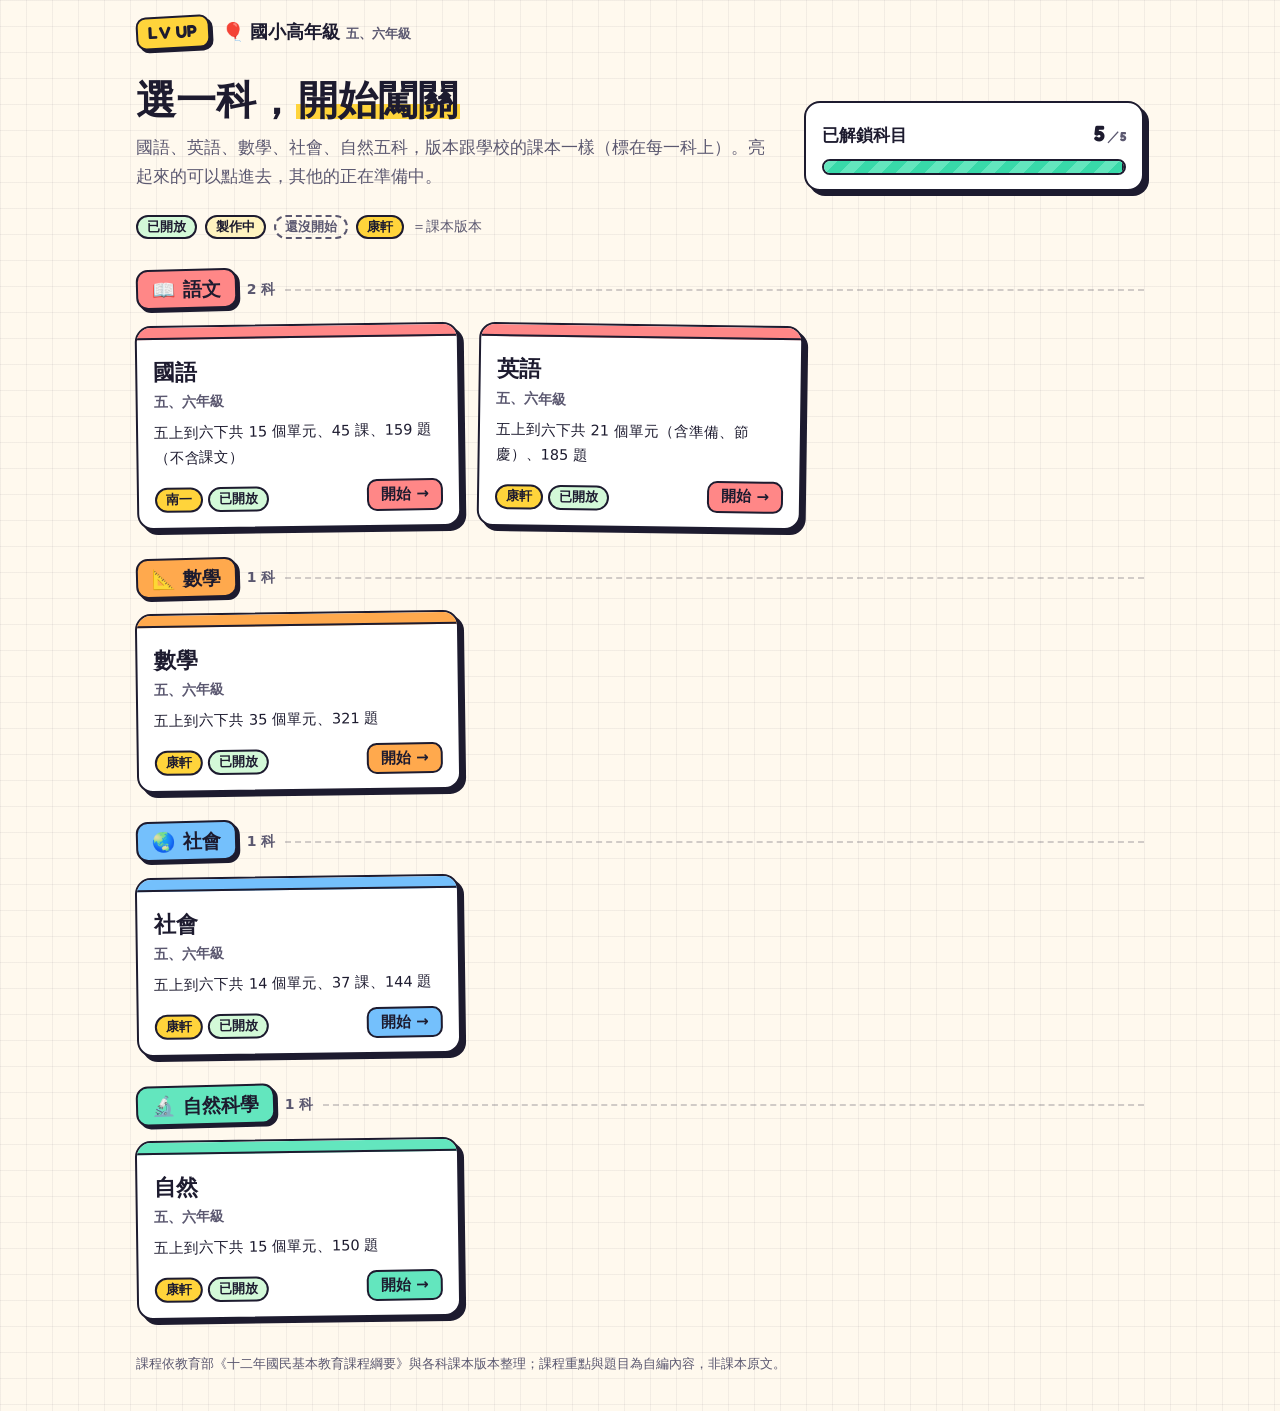
<file: es/index.html>
<!doctype html>
<html lang="zh-Hant">
<head>
<meta charset="utf-8">
<meta name="viewport" content="width=device-width, initial-scale=1">
<link rel="icon" href="../favicon.svg" type="image/svg+xml">
<link rel="apple-touch-icon" href="../apple-touch-icon.png">
<title>LVUP｜國小高年級</title>
<link rel="preconnect" href="https://fonts.googleapis.com">
<link rel="preconnect" href="https://fonts.gstatic.com" crossorigin>
<link rel="stylesheet" href="https://fonts.googleapis.com/css2?family=Fredoka:wght@600;700&display=swap">
<link rel="stylesheet" href="portal/portal.css?v=20261021c">
</head>
<body>
<div class="wrap">
  <header><div class="top"><a class="up" href="../index.html" title="回 LVUP 首頁">LV UP</a><span class="where">🎈 國小高年級<small>五、六年級</small></span></div></header>

  <section class="intro">
    <div>
      <h1>選一科，<span class="mark">開始闖關</span></h1>
      <p class="lead">國語、英語、數學、社會、自然五科，版本跟學校的課本一樣（標在每一科上）。亮起來的可以點進去，其他的正在準備中。</p>
    </div>
    <div id="progress"></div>
  </section>
  <div class="legend"><span class="chip ready">已開放</span><span class="chip wip">製作中</span><span class="chip todo">還沒開始</span><span class="chip exam">康軒</span>＝課本版本</div>

  <div id="subjects"></div>

  <footer>課程依教育部《十二年國民基本教育課程綱要》與各科課本版本整理；課程重點與題目為自編內容，非課本原文。</footer>
</div>
<script src="portal/subjects.js?v=20261023e"></script>
<script>
(function () {
  const esc = s => String(s).replace(/[&<>"]/g, c => ({ "&": "&amp;", "<": "&lt;", ">": "&gt;", '"': "&quot;" }[c]));
  const label = { ready: "已開放", wip: "🛠 製作中", todo: "🔒 還沒開始" };
  // 每個領域一個顏色（依 subjects.js 的領域名稱）
  const color = { "語文": "#ff8787", "數學": "#ffa94d", "社會": "#74c0fc", "自然科學": "#63e6be", "科技": "#b197fc", "健康與體育": "#ffd43b" };
  const all = PORTAL.domains.flatMap(d => d.subjects);
  const done = all.filter(s => s.status === "ready").length;
  document.getElementById("progress").innerHTML = `<div class="xp">
    <div class="xp-top"><span>已解鎖科目</span><span class="lv">${done}<small>／${all.length}</small></span></div>
    <div class="track" role="progressbar" aria-label="已開放的科目" aria-valuenow="${done}" aria-valuemin="0" aria-valuemax="${all.length}"><div class="fill" style="width:${(done / all.length * 100).toFixed(1)}%"></div></div></div>`;
  document.getElementById("subjects").innerHTML = PORTAL.domains.map(d => {
    const c = color[d.name] || "#dee2e6";
    return `<div class="domain" style="--c:${c}"><h2>${d.icon} ${esc(d.name)}</h2><span class="count">${d.subjects.length} 科</span></div>
    <div class="grid" style="--c:${c}">${d.subjects.map(s => {
      const open = s.status === "ready" && s.href;
      const inner = `<h3>${esc(s.name)}</h3><div class="meta">${esc(s.grades)}</div>${s.note ? `<p class="note">${esc(s.note)}</p>` : ""}
        <div class="foot"><span>${s.publisher ? `<span class="chip exam">${esc(s.publisher)}</span> ` : ""}<span class="chip ${s.status}">${label[s.status]}</span></span>${open ? '<span class="go">開始 →</span>' : ""}</div>`;
      return open ? `<a class="subj" href="${esc(s.href)}">${inner}</a>` : `<div class="subj locked">${inner}</div>`;
    }).join("")}</div>`;
  }).join("");
})();
</script>
</body>
</html>
</file>
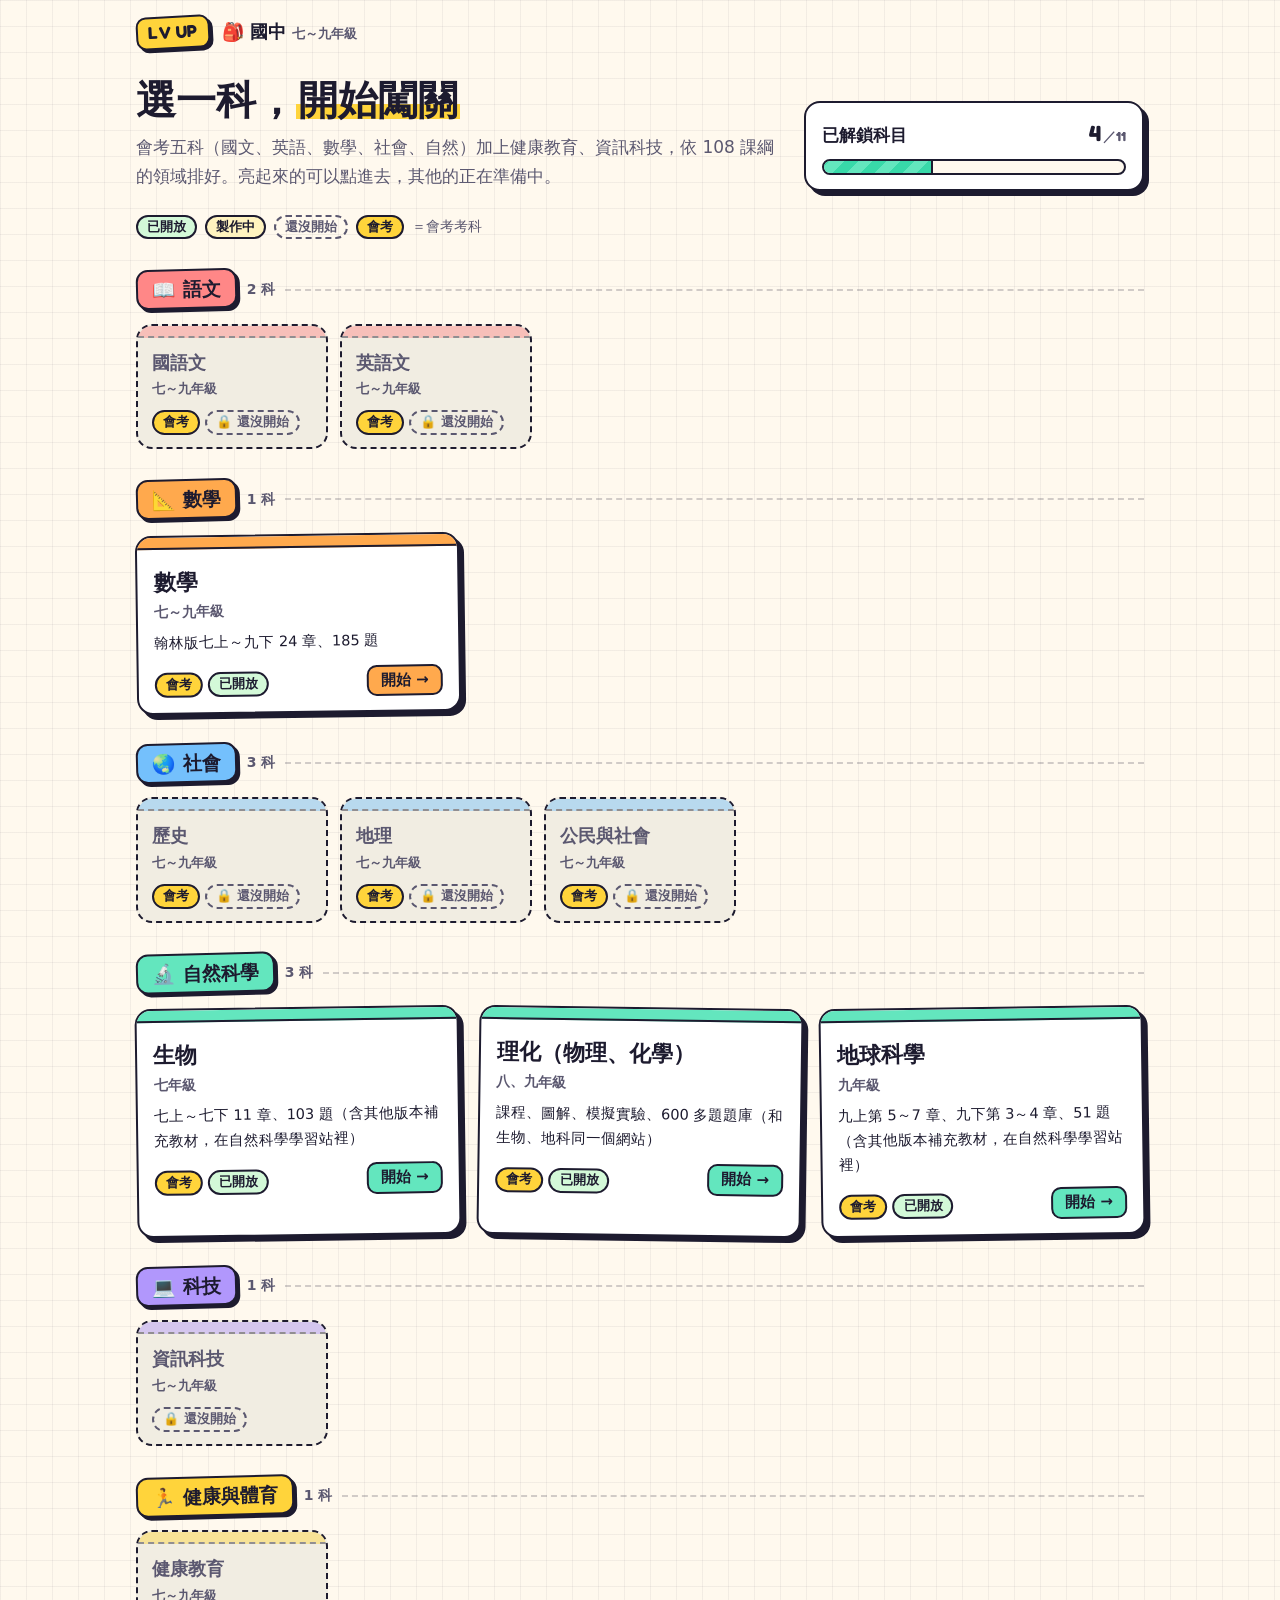
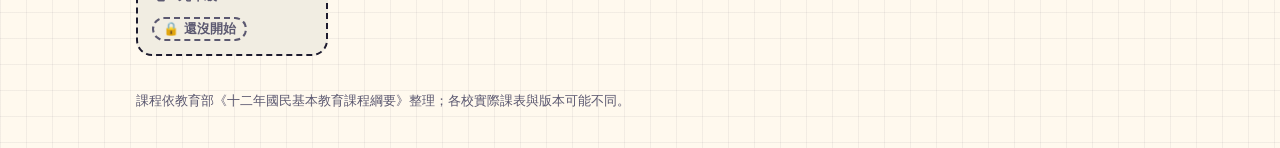
<file: jhs/index.html>
<!doctype html>
<html lang="zh-Hant">
<head>
<meta charset="utf-8">
<meta name="viewport" content="width=device-width, initial-scale=1">
<link rel="icon" href="../favicon.svg" type="image/svg+xml">
<link rel="apple-touch-icon" href="../apple-touch-icon.png">
<title>LVUP｜國中學習網</title>
<link rel="preconnect" href="https://fonts.googleapis.com">
<link rel="preconnect" href="https://fonts.gstatic.com" crossorigin>
<link rel="stylesheet" href="https://fonts.googleapis.com/css2?family=Fredoka:wght@600;700&display=swap">
<link rel="stylesheet" href="portal/portal.css?v=20261021c">
</head>
<body>
<div class="wrap">
  <header><div class="top"><a class="up" href="../index.html" title="回 LVUP 首頁">LV UP</a><span class="where">🎒 國中<small>七～九年級</small></span></div></header>

  <section class="intro">
    <div>
      <h1>選一科，<span class="mark">開始闖關</span></h1>
      <p class="lead">會考五科（國文、英語、數學、社會、自然）加上健康教育、資訊科技，依 108 課綱的領域排好。亮起來的可以點進去，其他的正在準備中。</p>
    </div>
    <div id="progress"></div>
  </section>
  <div class="legend"><span class="chip ready">已開放</span><span class="chip wip">製作中</span><span class="chip todo">還沒開始</span><span class="chip exam">會考</span>＝會考考科</div>

  <div id="subjects"></div>

  <footer>課程依教育部《十二年國民基本教育課程綱要》整理；各校實際課表與版本可能不同。</footer>
</div>
<script src="portal/subjects.js?v=20261021a"></script>
<script>
(function () {
  const esc = s => String(s).replace(/[&<>"]/g, c => ({ "&": "&amp;", "<": "&lt;", ">": "&gt;", '"': "&quot;" }[c]));
  const label = { ready: "已開放", wip: "🛠 製作中", todo: "🔒 還沒開始" };
  // 每個領域一個顏色（依 subjects.js 的領域名稱）
  const color = { "語文": "#ff8787", "數學": "#ffa94d", "社會": "#74c0fc", "自然科學": "#63e6be", "科技": "#b197fc", "健康與體育": "#ffd43b" };
  const all = PORTAL.domains.flatMap(d => d.subjects);
  const done = all.filter(s => s.status === "ready").length;
  document.getElementById("progress").innerHTML = `<div class="xp">
    <div class="xp-top"><span>已解鎖科目</span><span class="lv">${done}<small>／${all.length}</small></span></div>
    <div class="track" role="progressbar" aria-label="已開放的科目" aria-valuenow="${done}" aria-valuemin="0" aria-valuemax="${all.length}"><div class="fill" style="width:${(done / all.length * 100).toFixed(1)}%"></div></div></div>`;
  document.getElementById("subjects").innerHTML = PORTAL.domains.map(d => {
    const c = color[d.name] || "#dee2e6";
    return `<div class="domain" style="--c:${c}"><h2>${d.icon} ${esc(d.name)}</h2><span class="count">${d.subjects.length} 科</span></div>
    <div class="grid" style="--c:${c}">${d.subjects.map(s => {
      const open = s.status === "ready" && s.href;
      const inner = `<h3>${esc(s.name)}</h3><div class="meta">${esc(s.grades)}</div>${s.note ? `<p class="note">${esc(s.note)}</p>` : ""}
        <div class="foot"><span>${s.exam ? `<span class="chip exam">會考</span> ` : ""}<span class="chip ${s.status}">${label[s.status]}</span></span>${open ? '<span class="go">開始 →</span>' : ""}</div>`;
      return open ? `<a class="subj" href="${esc(s.href)}">${inner}</a>` : `<div class="subj locked">${inner}</div>`;
    }).join("")}</div>`;
  }).join("");
})();
</script>
</body>
</html>
</file>
<file: es/portal/portal.css>
/* 國中科目總覽：和 LVUP 首頁同一套「筆記本＋貼紙」風格 */
:root {
  --paper: #fff9ee; --grid: rgba(29, 27, 47, .055); --ink: #1d1b2f; --soft-ink: #5b5870;
  --card: #ffffff; --sun: #ffd43b; --mint: #38d9a9; --lock: #f1ede2; --shadow: #1d1b2f;
}
@media (prefers-color-scheme: dark) {
  :root {
    --paper: #17151f; --grid: rgba(255, 255, 255, .045); --ink: #f3efe4; --soft-ink: #b4afc4;
    --card: #232030; --lock: #201e2b; --shadow: #000;
  }
}
* { box-sizing: border-box; }
html, body { margin: 0; }
body {
  color: var(--ink); font-size: 17px; line-height: 1.7;
  font-family: "Microsoft JhengHei", "PingFang TC", "Noto Sans TC", system-ui, sans-serif;
  background-color: var(--paper);
  background-image: linear-gradient(var(--grid) 1px, transparent 1px), linear-gradient(90deg, var(--grid) 1px, transparent 1px);
  background-size: 26px 26px;
}
.wrap { max-width: 1040px; margin: 0 auto; padding: 0 16px; }

/* 頂部 */
header { padding: 16px 0 0; }
.top { display: flex; align-items: center; gap: 12px; flex-wrap: wrap; }
.up { font-family: "Fredoka", system-ui, sans-serif; font-weight: 700; font-size: 17px; letter-spacing: .5px; text-decoration: none; color: #1d1b2f; background: var(--sun); border: 2.5px solid #1d1b2f; border-radius: 10px; padding: 0 10px; box-shadow: 3px 3px 0 #1d1b2f; transform: rotate(-3deg); }
.up:hover, .up:focus-visible { transform: rotate(0); outline: none; }
.where { font-weight: 800; font-size: 18px; }
.where small { color: var(--soft-ink); font-weight: 600; font-size: 13px; margin-left: 6px; }

/* 標題與經驗值 */
.intro { display: grid; grid-template-columns: 1fr 340px; gap: 24px; align-items: end; padding: 26px 0 6px; }
h1 { font-size: clamp(28px, 5vw, 40px); line-height: 1.25; margin: 0 0 8px; font-weight: 900; }
.mark { background: linear-gradient(transparent 58%, var(--sun) 58%, var(--sun) 92%, transparent 92%); padding: 0 2px; }
@media (prefers-color-scheme: dark) { .mark { background: linear-gradient(transparent 58%, rgba(255, 212, 59, .55) 58%, rgba(255, 212, 59, .55) 92%, transparent 92%); } }
.lead { color: var(--soft-ink); margin: 0; }
.xp { background: var(--card); border: 2.5px solid var(--ink); border-radius: 16px; padding: 12px 16px 14px; box-shadow: 5px 5px 0 var(--shadow); }
.xp-top { display: flex; justify-content: space-between; align-items: baseline; font-weight: 800; }
.xp-top .lv { font-family: "Fredoka", system-ui, sans-serif; font-size: 22px; }
.xp-top .lv small { font-size: 13px; color: var(--soft-ink); margin-left: 2px; }
.track { height: 16px; border: 2.5px solid var(--ink); border-radius: 999px; overflow: hidden; margin-top: 6px; background: var(--paper); }
.fill { height: 100%; background: repeating-linear-gradient(-45deg, #38d9a9 0 10px, #63e6be 10px 20px); border-right: 2.5px solid var(--ink); }

.legend { display: flex; flex-wrap: wrap; align-items: center; gap: 8px; margin: 18px 0 0; font-size: 14px; color: var(--soft-ink); }

/* 領域 */
.domain { margin: 30px 0 14px; display: flex; align-items: center; gap: 10px; }
.domain h2 { margin: 0; font-size: 19px; font-weight: 900; background: var(--c); color: #1d1b2f; border: 2.5px solid #1d1b2f; border-radius: 12px; padding: 2px 14px; transform: rotate(-1.5deg); box-shadow: 3px 3px 0 #1d1b2f; }
.domain .count { color: var(--soft-ink); font-size: 14px; font-weight: 700; }
.domain::after { content: ""; flex: 1; border-top: 2.5px dashed var(--ink); opacity: .2; }

.grid { display: grid; grid-template-columns: repeat(auto-fill, minmax(240px, 1fr)); gap: 18px; }
.grid > * { min-width: 0; }

/* 科目貼紙 */
.subj { position: relative; display: block; color: var(--ink); text-decoration: none; background: var(--card); border: 2.5px solid var(--ink); border-radius: 16px; padding: 16px 16px 14px; overflow: hidden; }
.subj::before { content: ""; position: absolute; left: 0; right: 0; top: 0; height: 10px; background: var(--c); border-bottom: 2.5px solid var(--ink); }
.subj h3 { margin: 10px 0 0; font-size: 22px; font-weight: 900; }
.subj .meta { color: var(--soft-ink); font-size: 14px; font-weight: 700; }
.subj .note { font-size: 14.5px; margin: 6px 0 0; }
.subj .foot { display: flex; align-items: center; justify-content: space-between; gap: 8px; margin-top: 12px; flex-wrap: wrap; }
a.subj { box-shadow: 5px 5px 0 var(--shadow); transition: transform .15s, box-shadow .15s; }
a.subj:nth-child(odd) { transform: rotate(-.8deg); }
a.subj:nth-child(even) { transform: rotate(.8deg); }
a.subj:hover, a.subj:focus-visible { transform: rotate(0) translate(-2px, -3px); box-shadow: 8px 8px 0 var(--shadow); outline: none; }
.go { font-weight: 800; font-size: 15px; background: var(--c); color: #1d1b2f; border: 2.5px solid #1d1b2f; border-radius: 10px; padding: 1px 12px; }
.subj.locked { background: var(--lock); border-style: dashed; }
.subj.locked::before { opacity: .45; border-bottom-style: dashed; }
.subj.locked h3, .subj.locked .note { color: var(--soft-ink); }

.chip { display: inline-block; font-size: 13px; font-weight: 700; padding: 0 9px; border-radius: 999px; border: 2px solid var(--ink); line-height: 1.6; }
.chip.ready { background: #d3f9d8; color: #1d1b2f; border-color: #1d1b2f; }
.chip.wip { background: #fff3bf; color: #1d1b2f; border-color: #1d1b2f; }
.chip.todo { background: transparent; color: var(--soft-ink); border-style: dashed; border-color: var(--soft-ink); }
.chip.exam { background: var(--sun); color: #1d1b2f; border-color: #1d1b2f; }

footer { color: var(--soft-ink); font-size: 13px; padding: 34px 0 36px; }

@media (max-width: 760px) {
  .intro { grid-template-columns: 1fr; }
}

/* 還沒開放的科目做得小一點，讓開放的科目比較顯眼 */
.subj.locked { padding: 14px 14px 12px; }
.subj.locked h3 { font-size: 18px; margin-top: 8px; }
.subj.locked .meta { font-size: 13px; }
.subj.locked .foot { margin-top: 6px; }
.grid:not(:has(a.subj)) { grid-template-columns: repeat(auto-fill, minmax(160px, 1fr)); gap: 12px; }
</file>
<file: jhs/portal/portal.css>
/* 國中科目總覽：和 LVUP 首頁同一套「筆記本＋貼紙」風格 */
:root {
  --paper: #fff9ee; --grid: rgba(29, 27, 47, .055); --ink: #1d1b2f; --soft-ink: #5b5870;
  --card: #ffffff; --sun: #ffd43b; --mint: #38d9a9; --lock: #f1ede2; --shadow: #1d1b2f;
}
@media (prefers-color-scheme: dark) {
  :root {
    --paper: #17151f; --grid: rgba(255, 255, 255, .045); --ink: #f3efe4; --soft-ink: #b4afc4;
    --card: #232030; --lock: #201e2b; --shadow: #000;
  }
}
* { box-sizing: border-box; }
html, body { margin: 0; }
body {
  color: var(--ink); font-size: 17px; line-height: 1.7;
  font-family: "Microsoft JhengHei", "PingFang TC", "Noto Sans TC", system-ui, sans-serif;
  background-color: var(--paper);
  background-image: linear-gradient(var(--grid) 1px, transparent 1px), linear-gradient(90deg, var(--grid) 1px, transparent 1px);
  background-size: 26px 26px;
}
.wrap { max-width: 1040px; margin: 0 auto; padding: 0 16px; }

/* 頂部 */
header { padding: 16px 0 0; }
.top { display: flex; align-items: center; gap: 12px; flex-wrap: wrap; }
.up { font-family: "Fredoka", system-ui, sans-serif; font-weight: 700; font-size: 17px; letter-spacing: .5px; text-decoration: none; color: #1d1b2f; background: var(--sun); border: 2.5px solid #1d1b2f; border-radius: 10px; padding: 0 10px; box-shadow: 3px 3px 0 #1d1b2f; transform: rotate(-3deg); }
.up:hover, .up:focus-visible { transform: rotate(0); outline: none; }
.where { font-weight: 800; font-size: 18px; }
.where small { color: var(--soft-ink); font-weight: 600; font-size: 13px; margin-left: 6px; }

/* 標題與經驗值 */
.intro { display: grid; grid-template-columns: 1fr 340px; gap: 24px; align-items: end; padding: 26px 0 6px; }
h1 { font-size: clamp(28px, 5vw, 40px); line-height: 1.25; margin: 0 0 8px; font-weight: 900; }
.mark { background: linear-gradient(transparent 58%, var(--sun) 58%, var(--sun) 92%, transparent 92%); padding: 0 2px; }
@media (prefers-color-scheme: dark) { .mark { background: linear-gradient(transparent 58%, rgba(255, 212, 59, .55) 58%, rgba(255, 212, 59, .55) 92%, transparent 92%); } }
.lead { color: var(--soft-ink); margin: 0; }
.xp { background: var(--card); border: 2.5px solid var(--ink); border-radius: 16px; padding: 12px 16px 14px; box-shadow: 5px 5px 0 var(--shadow); }
.xp-top { display: flex; justify-content: space-between; align-items: baseline; font-weight: 800; }
.xp-top .lv { font-family: "Fredoka", system-ui, sans-serif; font-size: 22px; }
.xp-top .lv small { font-size: 13px; color: var(--soft-ink); margin-left: 2px; }
.track { height: 16px; border: 2.5px solid var(--ink); border-radius: 999px; overflow: hidden; margin-top: 6px; background: var(--paper); }
.fill { height: 100%; background: repeating-linear-gradient(-45deg, #38d9a9 0 10px, #63e6be 10px 20px); border-right: 2.5px solid var(--ink); }

.legend { display: flex; flex-wrap: wrap; align-items: center; gap: 8px; margin: 18px 0 0; font-size: 14px; color: var(--soft-ink); }

/* 領域 */
.domain { margin: 30px 0 14px; display: flex; align-items: center; gap: 10px; }
.domain h2 { margin: 0; font-size: 19px; font-weight: 900; background: var(--c); color: #1d1b2f; border: 2.5px solid #1d1b2f; border-radius: 12px; padding: 2px 14px; transform: rotate(-1.5deg); box-shadow: 3px 3px 0 #1d1b2f; }
.domain .count { color: var(--soft-ink); font-size: 14px; font-weight: 700; }
.domain::after { content: ""; flex: 1; border-top: 2.5px dashed var(--ink); opacity: .2; }

.grid { display: grid; grid-template-columns: repeat(auto-fill, minmax(240px, 1fr)); gap: 18px; }
.grid > * { min-width: 0; }

/* 科目貼紙 */
.subj { position: relative; display: block; color: var(--ink); text-decoration: none; background: var(--card); border: 2.5px solid var(--ink); border-radius: 16px; padding: 16px 16px 14px; overflow: hidden; }
.subj::before { content: ""; position: absolute; left: 0; right: 0; top: 0; height: 10px; background: var(--c); border-bottom: 2.5px solid var(--ink); }
.subj h3 { margin: 10px 0 0; font-size: 22px; font-weight: 900; }
.subj .meta { color: var(--soft-ink); font-size: 14px; font-weight: 700; }
.subj .note { font-size: 14.5px; margin: 6px 0 0; }
.subj .foot { display: flex; align-items: center; justify-content: space-between; gap: 8px; margin-top: 12px; flex-wrap: wrap; }
a.subj { box-shadow: 5px 5px 0 var(--shadow); transition: transform .15s, box-shadow .15s; }
a.subj:nth-child(odd) { transform: rotate(-.8deg); }
a.subj:nth-child(even) { transform: rotate(.8deg); }
a.subj:hover, a.subj:focus-visible { transform: rotate(0) translate(-2px, -3px); box-shadow: 8px 8px 0 var(--shadow); outline: none; }
.go { font-weight: 800; font-size: 15px; background: var(--c); color: #1d1b2f; border: 2.5px solid #1d1b2f; border-radius: 10px; padding: 1px 12px; }
.subj.locked { background: var(--lock); border-style: dashed; }
.subj.locked::before { opacity: .45; border-bottom-style: dashed; }
.subj.locked h3, .subj.locked .note { color: var(--soft-ink); }

.chip { display: inline-block; font-size: 13px; font-weight: 700; padding: 0 9px; border-radius: 999px; border: 2px solid var(--ink); line-height: 1.6; }
.chip.ready { background: #d3f9d8; color: #1d1b2f; border-color: #1d1b2f; }
.chip.wip { background: #fff3bf; color: #1d1b2f; border-color: #1d1b2f; }
.chip.todo { background: transparent; color: var(--soft-ink); border-style: dashed; border-color: var(--soft-ink); }
.chip.exam { background: var(--sun); color: #1d1b2f; border-color: #1d1b2f; }

footer { color: var(--soft-ink); font-size: 13px; padding: 34px 0 36px; }

@media (max-width: 760px) {
  .intro { grid-template-columns: 1fr; }
}

/* 還沒開放的科目做得小一點，讓開放的科目比較顯眼 */
.subj.locked { padding: 14px 14px 12px; }
.subj.locked h3 { font-size: 18px; margin-top: 8px; }
.subj.locked .meta { font-size: 13px; }
.subj.locked .foot { margin-top: 6px; }
.grid:not(:has(a.subj)) { grid-template-columns: repeat(auto-fill, minmax(160px, 1fr)); gap: 12px; }
</file>
